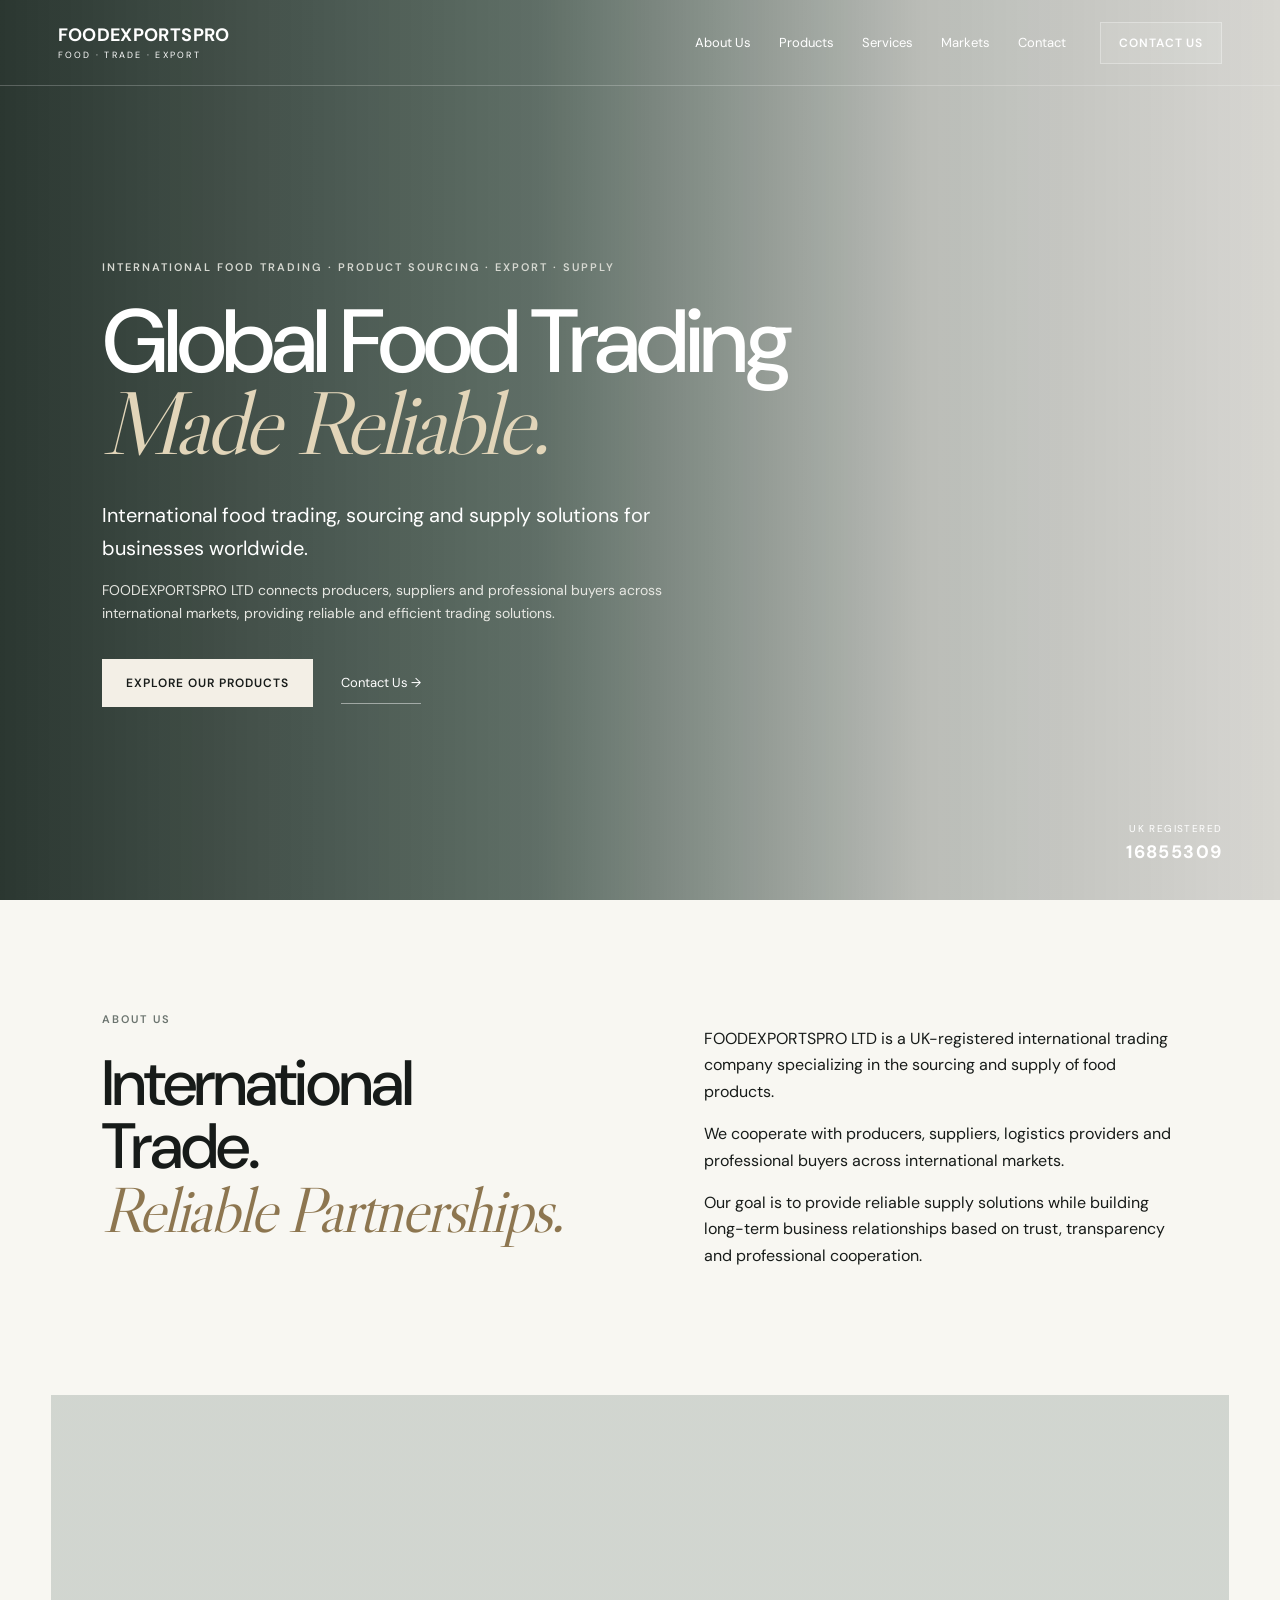
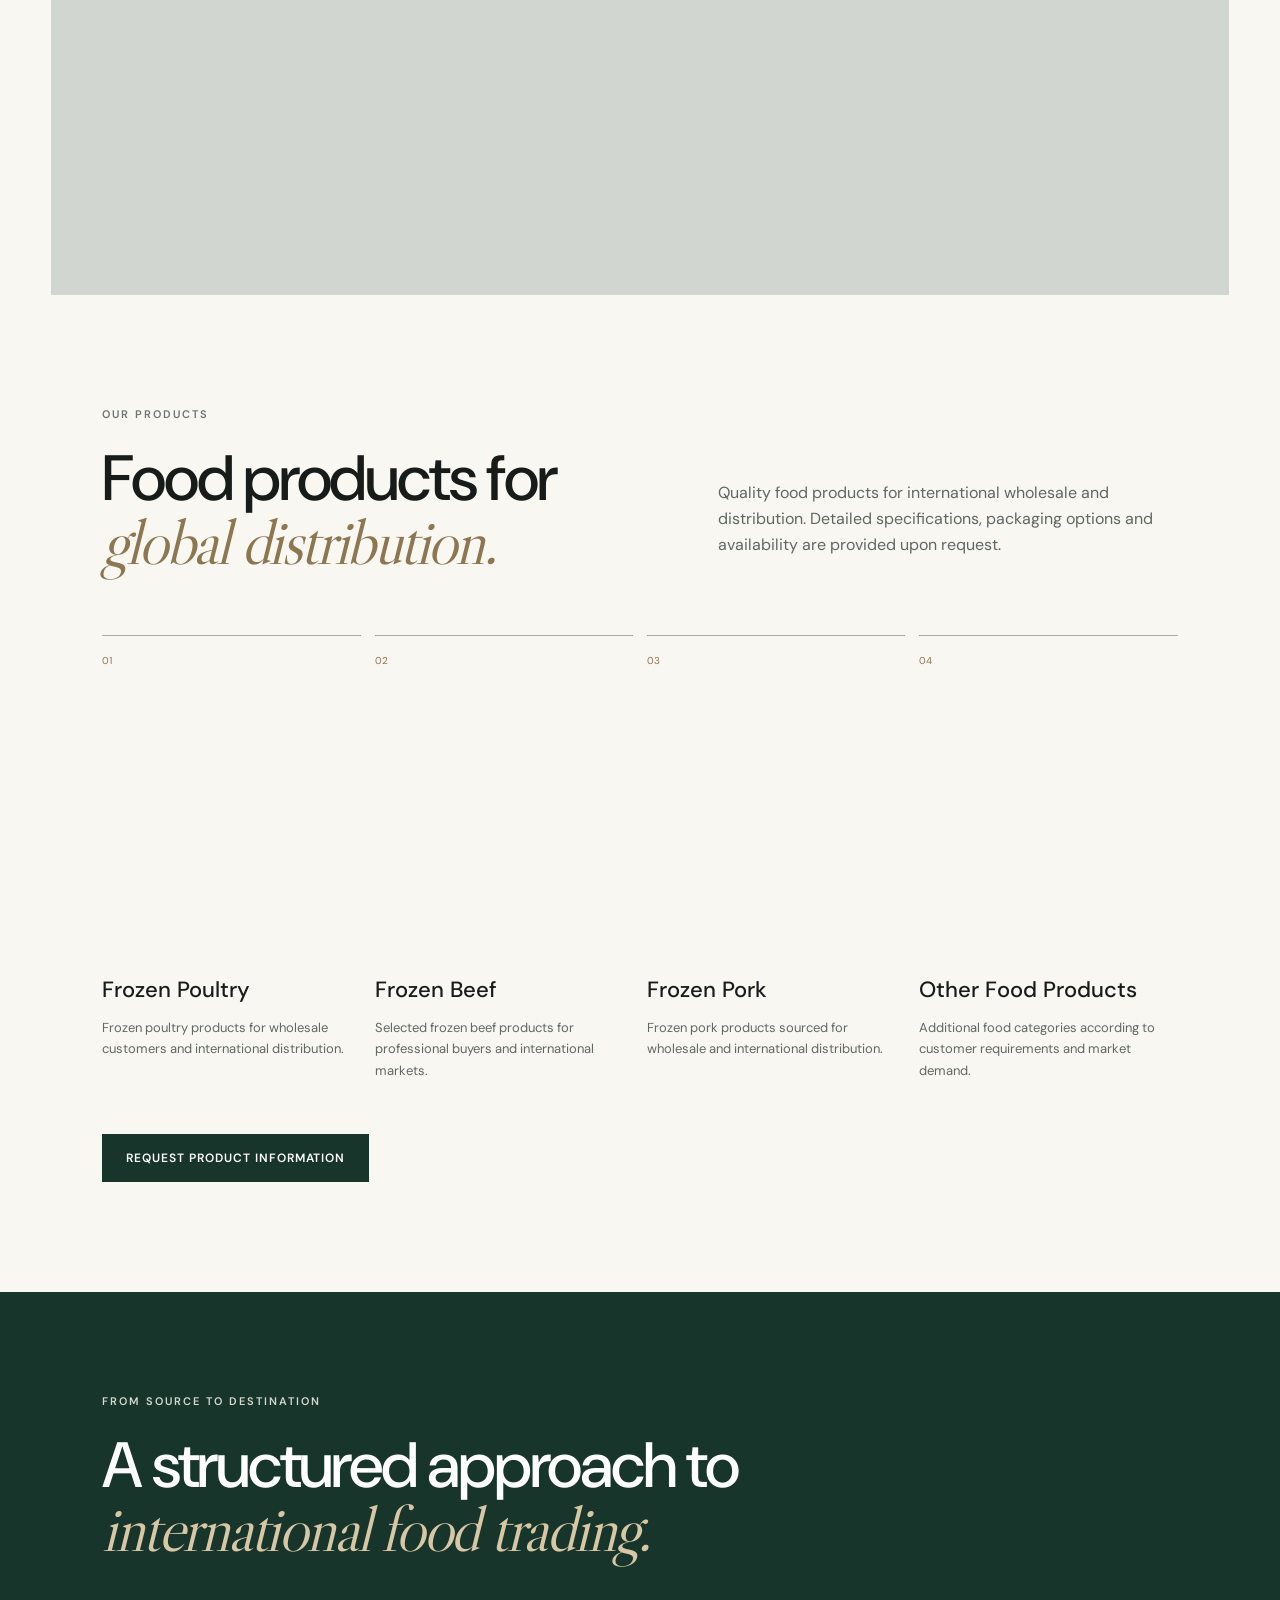
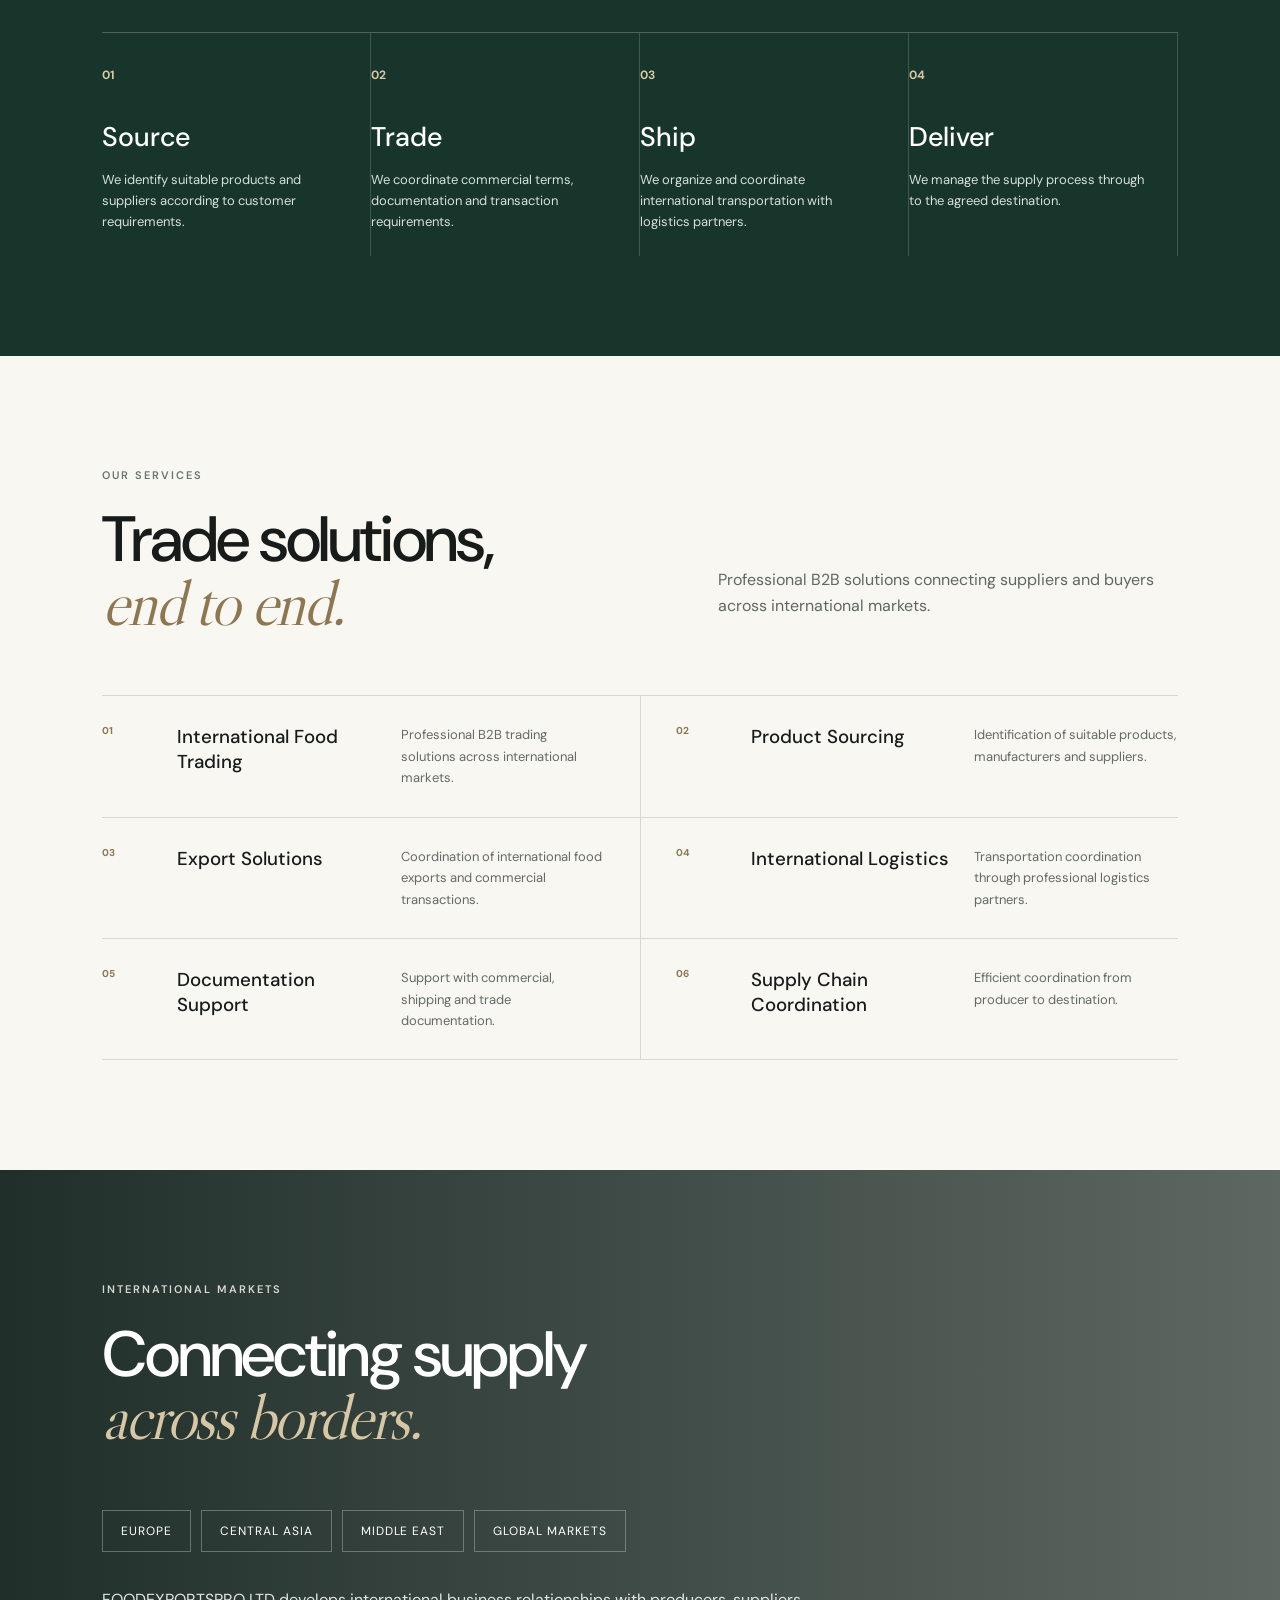
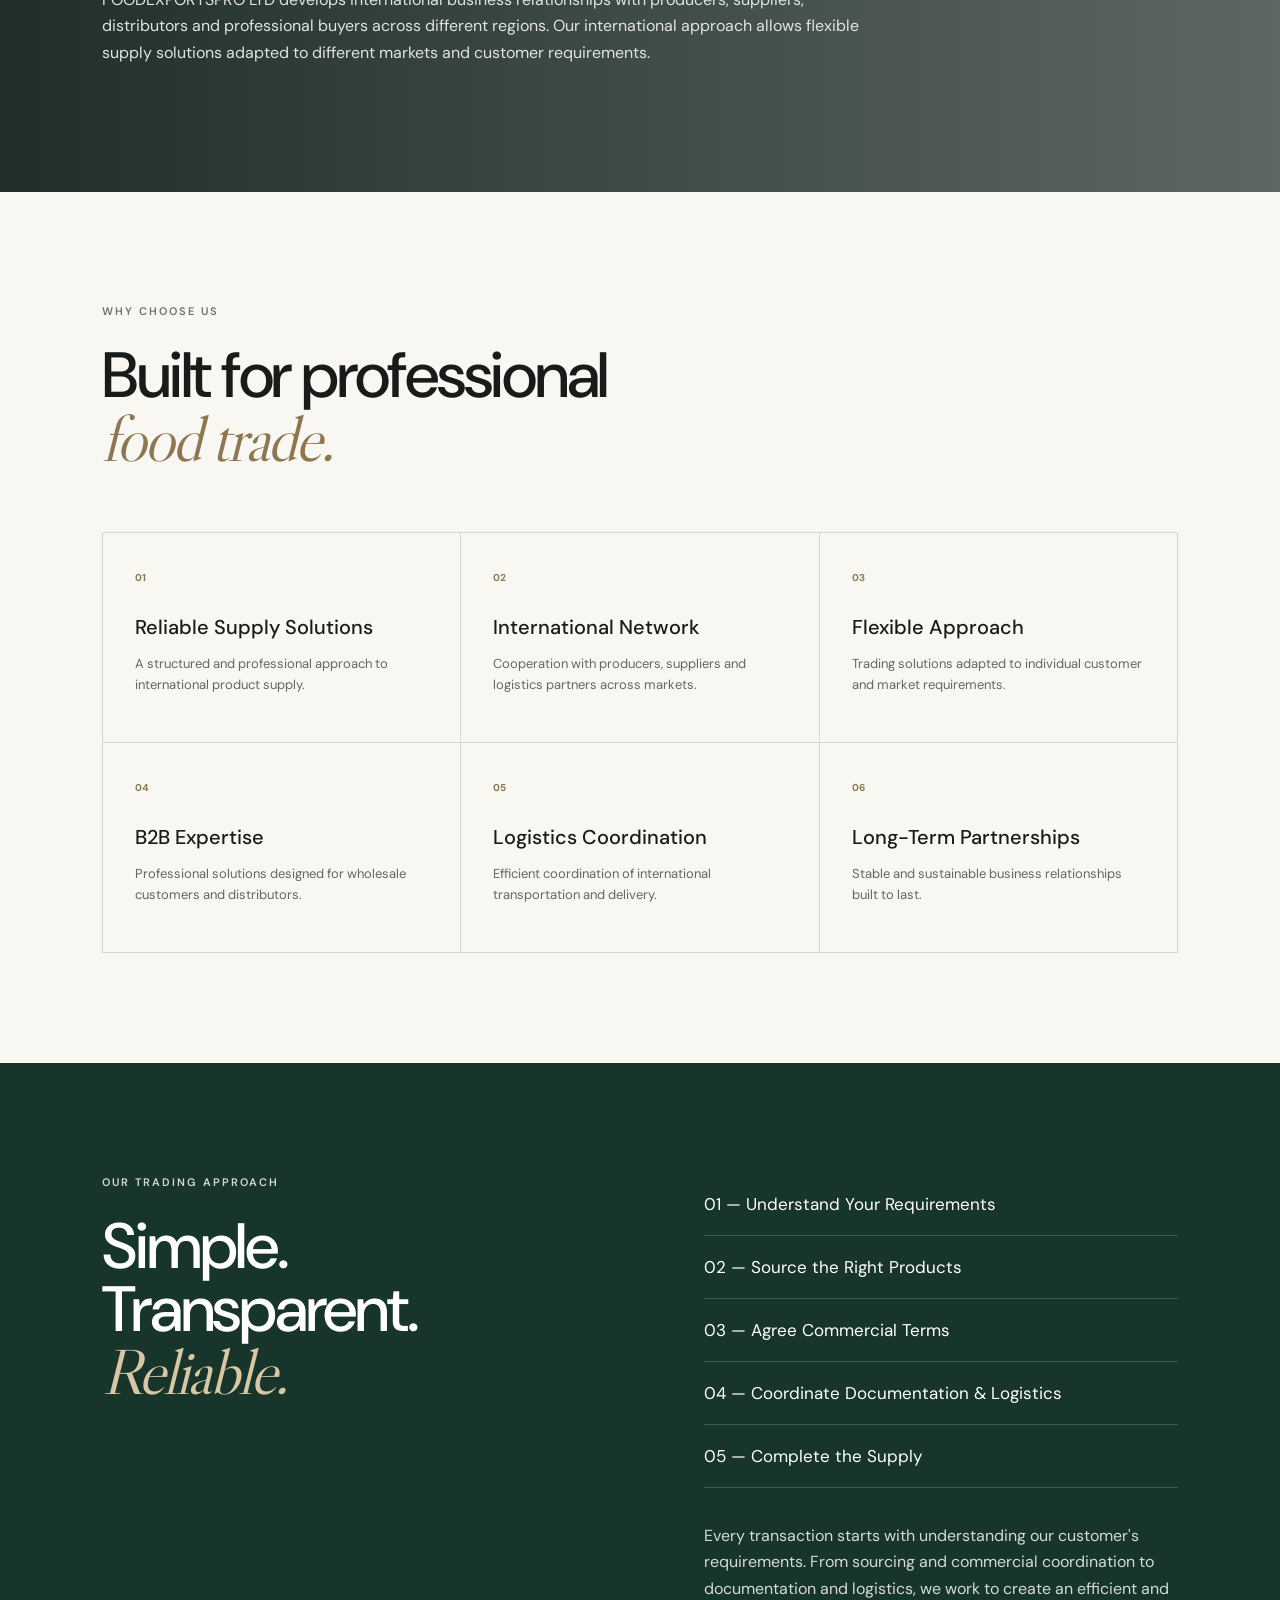
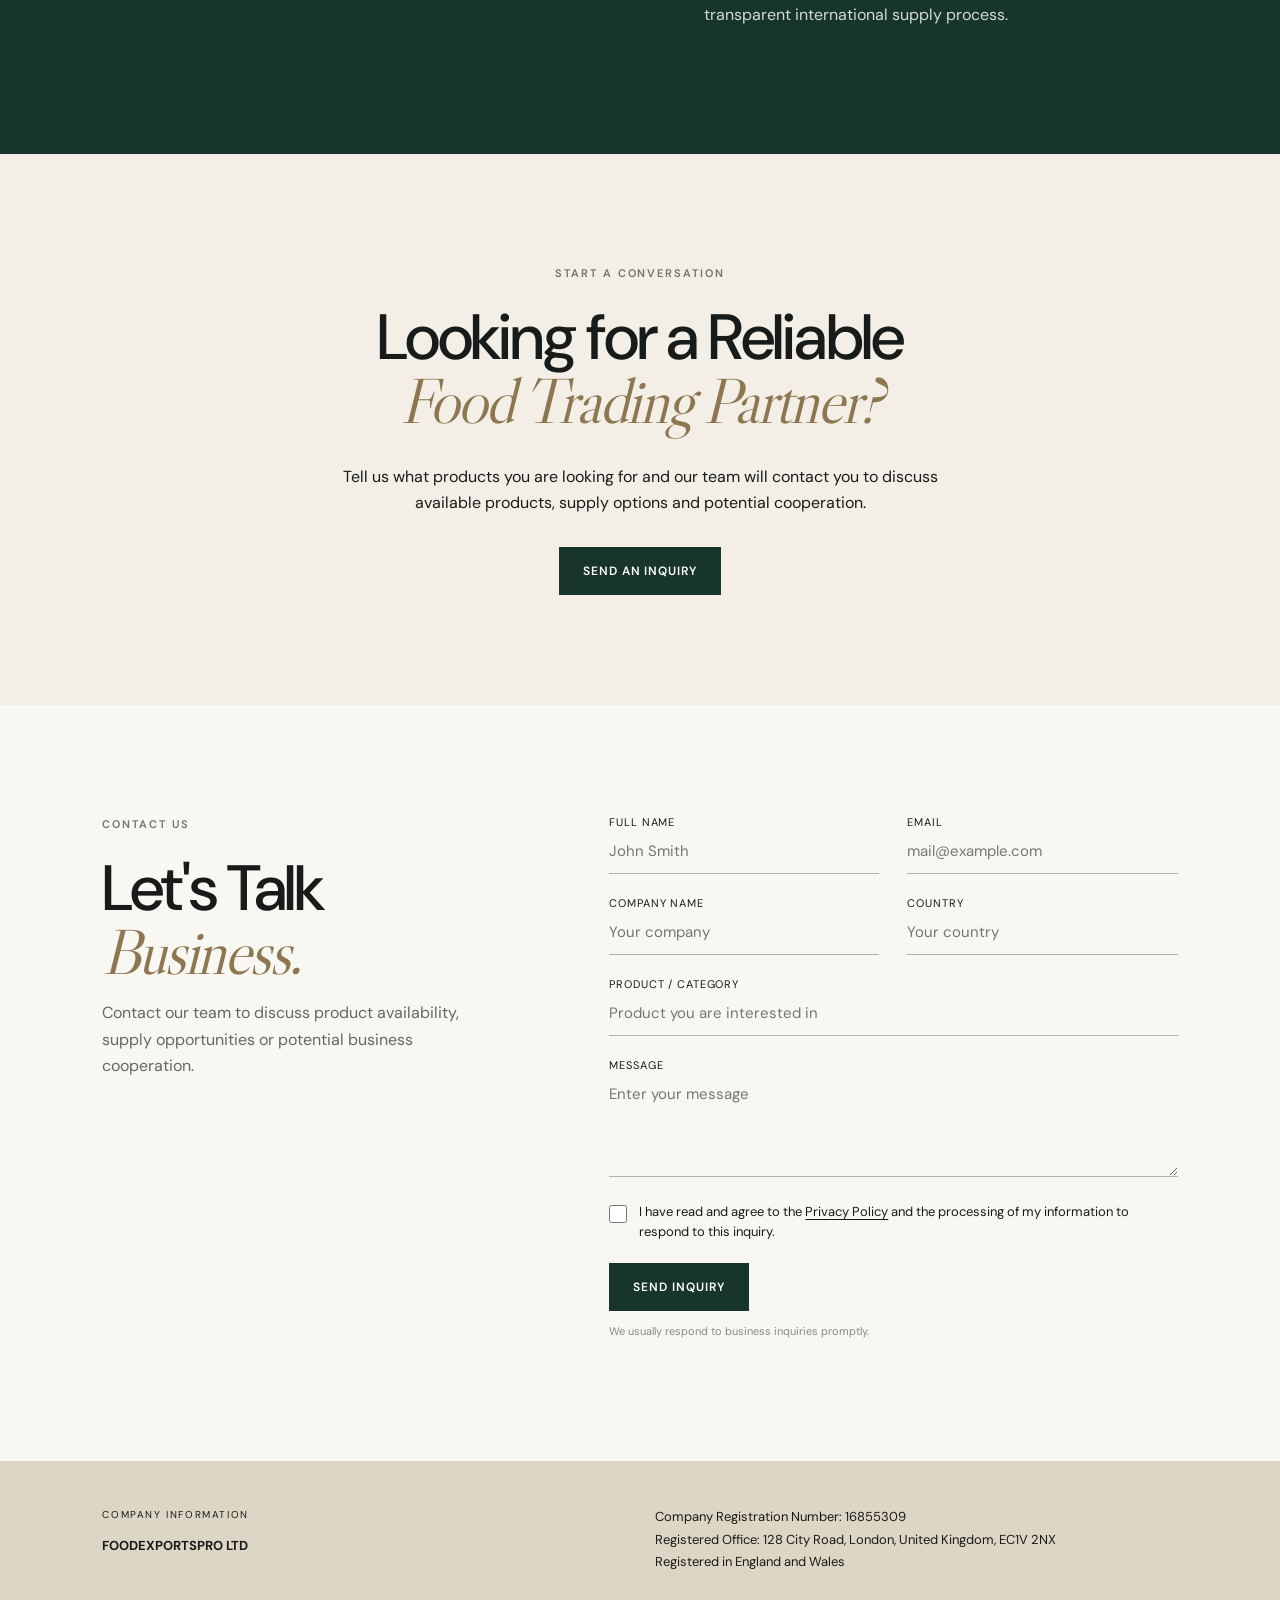
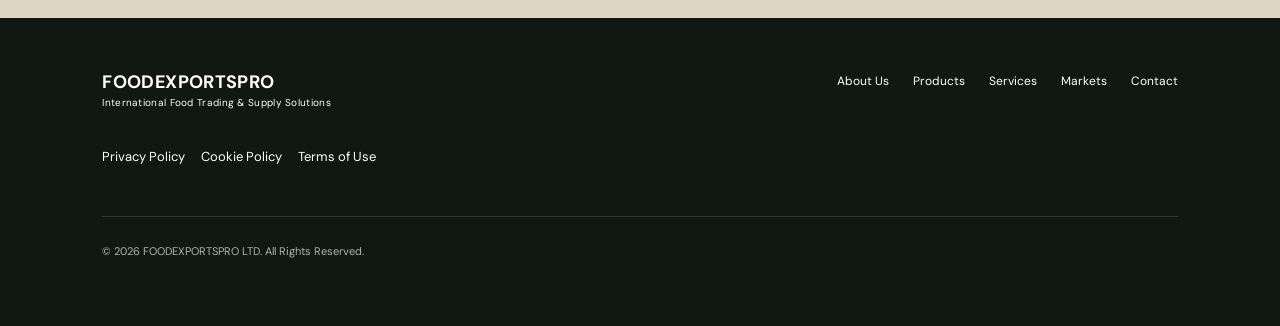
<file: index.html>
<!doctype html>
<html lang="en">
<head>
  <meta charset="utf-8">
  <meta name="viewport" content="width=device-width,initial-scale=1">
  <title>FOODEXPORTSPRO LTD | International Food Trading & Supply</title>
  <meta name="description" content="FOODEXPORTSPRO LTD provides international food trading, sourcing and supply solutions for professional buyers and businesses across global markets.">
  <meta name="theme-color" content="#18352c">
  <meta property="og:title" content="FOODEXPORTSPRO LTD | International Food Trading & Supply">
  <meta property="og:description" content="International food trading, sourcing and supply solutions for businesses worldwide.">
  <meta property="og:type" content="website">
  <link rel="preconnect" href="https://images.pexels.com">
  <link rel="stylesheet" href="styles.css">
  <script type="application/ld+json">{"@context":"https://schema.org","@type":"Organization","name":"FOODEXPORTSPRO LTD","address":{"@type":"PostalAddress","streetAddress":"128 City Road","addressLocality":"London","postalCode":"EC1V 2NX","addressCountry":"GB"}}</script>
</head>
<body>
<header class="header">
  <a class="brand" href="#top"><strong>FOODEXPORTSPRO</strong><span>FOOD · TRADE · EXPORT</span></a>
  <button class="menu-btn" aria-label="Open menu">Menu</button>
  <nav><a href="#about">About Us</a><a href="#products">Products</a><a href="#services">Services</a><a href="#markets">Markets</a><a href="#contact">Contact</a></nav>
  <a class="btn btn-small" href="#contact">Contact Us</a>
</header>
<main id="top">
<section class="hero"><div class="hero-bg"></div><div class="hero-shade"></div><div class="hero-content reveal"><p class="eyebrow light">INTERNATIONAL FOOD TRADING · PRODUCT SOURCING · EXPORT · SUPPLY</p><h1>Global Food Trading<br><em>Made Reliable.</em></h1><p class="lead">International food trading, sourcing and supply solutions for businesses worldwide.</p><p class="hero-copy">FOODEXPORTSPRO LTD connects producers, suppliers and professional buyers across international markets, providing reliable and efficient trading solutions.</p><div class="actions"><a class="btn btn-light" href="#products">Explore Our Products</a><a class="text-link" href="#contact">Contact Us →</a></div></div><div class="hero-stat"><span>UK REGISTERED</span><b>16855309</b></div></section>
<section class="section split" id="about"><div class="reveal"><p class="eyebrow">ABOUT US</p><h2>International Trade.<br><em>Reliable Partnerships.</em></h2></div><div class="copy reveal"><p>FOODEXPORTSPRO LTD is a UK-registered international trading company specializing in the sourcing and supply of food products.</p><p>We cooperate with producers, suppliers, logistics providers and professional buyers across international markets.</p><p>Our goal is to provide reliable supply solutions while building long-term business relationships based on trust, transparency and professional cooperation.</p></div></section>
<section class="image-band" aria-label="Cold-chain food distribution"></section>
<section class="section" id="products"><div class="section-head"><div><p class="eyebrow">OUR PRODUCTS</p><h2>Food products for<br><em>global distribution.</em></h2></div><p>Quality food products for international wholesale and distribution. Detailed specifications, packaging options and availability are provided upon request.</p></div><div class="product-grid"><article><span>01</span><div class="product-img poultry"></div><h3>Frozen Poultry</h3><p>Frozen poultry products for wholesale customers and international distribution.</p></article><article><span>02</span><div class="product-img beef"></div><h3>Frozen Beef</h3><p>Selected frozen beef products for professional buyers and international markets.</p></article><article><span>03</span><div class="product-img pork"></div><h3>Frozen Pork</h3><p>Frozen pork products sourced for wholesale and international distribution.</p></article><article><span>04</span><div class="product-img other"></div><h3>Other Food Products</h3><p>Additional food categories according to customer requirements and market demand.</p></article></div><a class="btn" href="#contact">Request Product Information</a></section>
<section class="process"><div class="section process-inner"><p class="eyebrow light">FROM SOURCE TO DESTINATION</p><h2>A structured approach to<br><em>international food trading.</em></h2><div class="steps"><div><b>01</b><h3>Source</h3><p>We identify suitable products and suppliers according to customer requirements.</p></div><div><b>02</b><h3>Trade</h3><p>We coordinate commercial terms, documentation and transaction requirements.</p></div><div><b>03</b><h3>Ship</h3><p>We organize and coordinate international transportation with logistics partners.</p></div><div><b>04</b><h3>Deliver</h3><p>We manage the supply process through to the agreed destination.</p></div></div></div></section>
<section class="section" id="services"><div class="section-head"><div><p class="eyebrow">OUR SERVICES</p><h2>Trade solutions,<br><em>end to end.</em></h2></div><p>Professional B2B solutions connecting suppliers and buyers across international markets.</p></div><div class="service-list"><div><b>01</b><h3>International Food Trading</h3><p>Professional B2B trading solutions across international markets.</p></div><div><b>02</b><h3>Product Sourcing</h3><p>Identification of suitable products, manufacturers and suppliers.</p></div><div><b>03</b><h3>Export Solutions</h3><p>Coordination of international food exports and commercial transactions.</p></div><div><b>04</b><h3>International Logistics</h3><p>Transportation coordination through professional logistics partners.</p></div><div><b>05</b><h3>Documentation Support</h3><p>Support with commercial, shipping and trade documentation.</p></div><div><b>06</b><h3>Supply Chain Coordination</h3><p>Efficient coordination from producer to destination.</p></div></div></section>
<section class="markets" id="markets"><div class="section"><p class="eyebrow light">INTERNATIONAL MARKETS</p><h2>Connecting supply<br><em>across borders.</em></h2><div class="regions"><span>Europe</span><span>Central Asia</span><span>Middle East</span><span>Global Markets</span></div><p class="market-copy">FOODEXPORTSPRO LTD develops international business relationships with producers, suppliers, distributors and professional buyers across different regions. Our international approach allows flexible supply solutions adapted to different markets and customer requirements.</p></div></section>
<section class="section why"><p class="eyebrow">WHY CHOOSE US</p><h2>Built for professional<br><em>food trade.</em></h2><div class="why-grid"><div><b>01</b><h3>Reliable Supply Solutions</h3><p>A structured and professional approach to international product supply.</p></div><div><b>02</b><h3>International Network</h3><p>Cooperation with producers, suppliers and logistics partners across markets.</p></div><div><b>03</b><h3>Flexible Approach</h3><p>Trading solutions adapted to individual customer and market requirements.</p></div><div><b>04</b><h3>B2B Expertise</h3><p>Professional solutions designed for wholesale customers and distributors.</p></div><div><b>05</b><h3>Logistics Coordination</h3><p>Efficient coordination of international transportation and delivery.</p></div><div><b>06</b><h3>Long-Term Partnerships</h3><p>Stable and sustainable business relationships built to last.</p></div></div></section>
<section class="approach"><div class="section split"><div><p class="eyebrow light">OUR TRADING APPROACH</p><h2>Simple.<br>Transparent.<br><em>Reliable.</em></h2></div><div class="approach-list"><div>01 — Understand Your Requirements</div><div>02 — Source the Right Products</div><div>03 — Agree Commercial Terms</div><div>04 — Coordinate Documentation & Logistics</div><div>05 — Complete the Supply</div><p>Every transaction starts with understanding our customer's requirements. From sourcing and commercial coordination to documentation and logistics, we work to create an efficient and transparent international supply process.</p></div></div></section>
<section class="cta section"><p class="eyebrow">START A CONVERSATION</p><h2>Looking for a Reliable<br><em>Food Trading Partner?</em></h2><p>Tell us what products you are looking for and our team will contact you to discuss available products, supply options and potential cooperation.</p><a class="btn" href="#contact">Send an Inquiry</a></section>
<section class="contact section" id="contact"><div><p class="eyebrow">CONTACT US</p><h2>Let's Talk<br><em>Business.</em></h2><p>Contact our team to discuss product availability, supply opportunities or potential business cooperation.</p></div><form id="inquiry-form" name="inquiry" method="POST" data-netlify="true" netlify-honeypot="bot-field" action="/?submitted=true#contact"><input type="hidden" name="form-name" value="inquiry"><p hidden><label>Do not fill this out: <input name="bot-field"></label></p><div class="form-grid"><label>Full Name<input required name="name" placeholder="John Smith"></label><label>Email<input required type="email" name="email" placeholder="mail@example.com"></label><label>Company Name<input name="company" placeholder="Your company"></label><label>Country<input name="country" placeholder="Your country"></label></div><label>Product / Category<input name="product" placeholder="Product you are interested in"></label><label>Message<textarea required name="message" rows="4" placeholder="Enter your message"></textarea></label><label class="privacy-consent"><input type="checkbox" name="privacy-consent" value="accepted" required><span>I have read and agree to the <a href="/privacy-policy.html" target="_blank" rel="noopener">Privacy Policy</a> and the processing of my information to respond to this inquiry.</span></label><input type="hidden" name="privacy-policy-version" value="2026-10-29"><button class="btn" type="submit">Send Inquiry</button><p class="form-note" id="form-status">We usually respond to business inquiries promptly.</p></form></section>
<section class="company"><div><span>COMPANY INFORMATION</span><strong>FOODEXPORTSPRO LTD</strong></div><div>Company Registration Number: 16855309<br>Registered Office: 128 City Road, London, United Kingdom, EC1V 2NX<br>Registered in England and Wales</div></section></main>
<footer><div class="brand footer-brand"><strong>FOODEXPORTSPRO</strong><span>International Food Trading & Supply Solutions</span></div><nav><a href="#about">About Us</a><a href="#products">Products</a><a href="#services">Services</a><a href="#markets">Markets</a><a href="#contact">Contact</a></nav><nav class="legal-links" aria-label="Legal"><a href="/privacy-policy.html">Privacy Policy</a><a href="/cookie-policy.html">Cookie Policy</a><a href="/terms-of-use.html">Terms of Use</a></nav><p>© 2026 FOODEXPORTSPRO LTD. All Rights Reserved.</p></footer>
<script src="script.js"></script>
<!-- redeploy trigger: Forms enabled -->
</body></html>
</file>
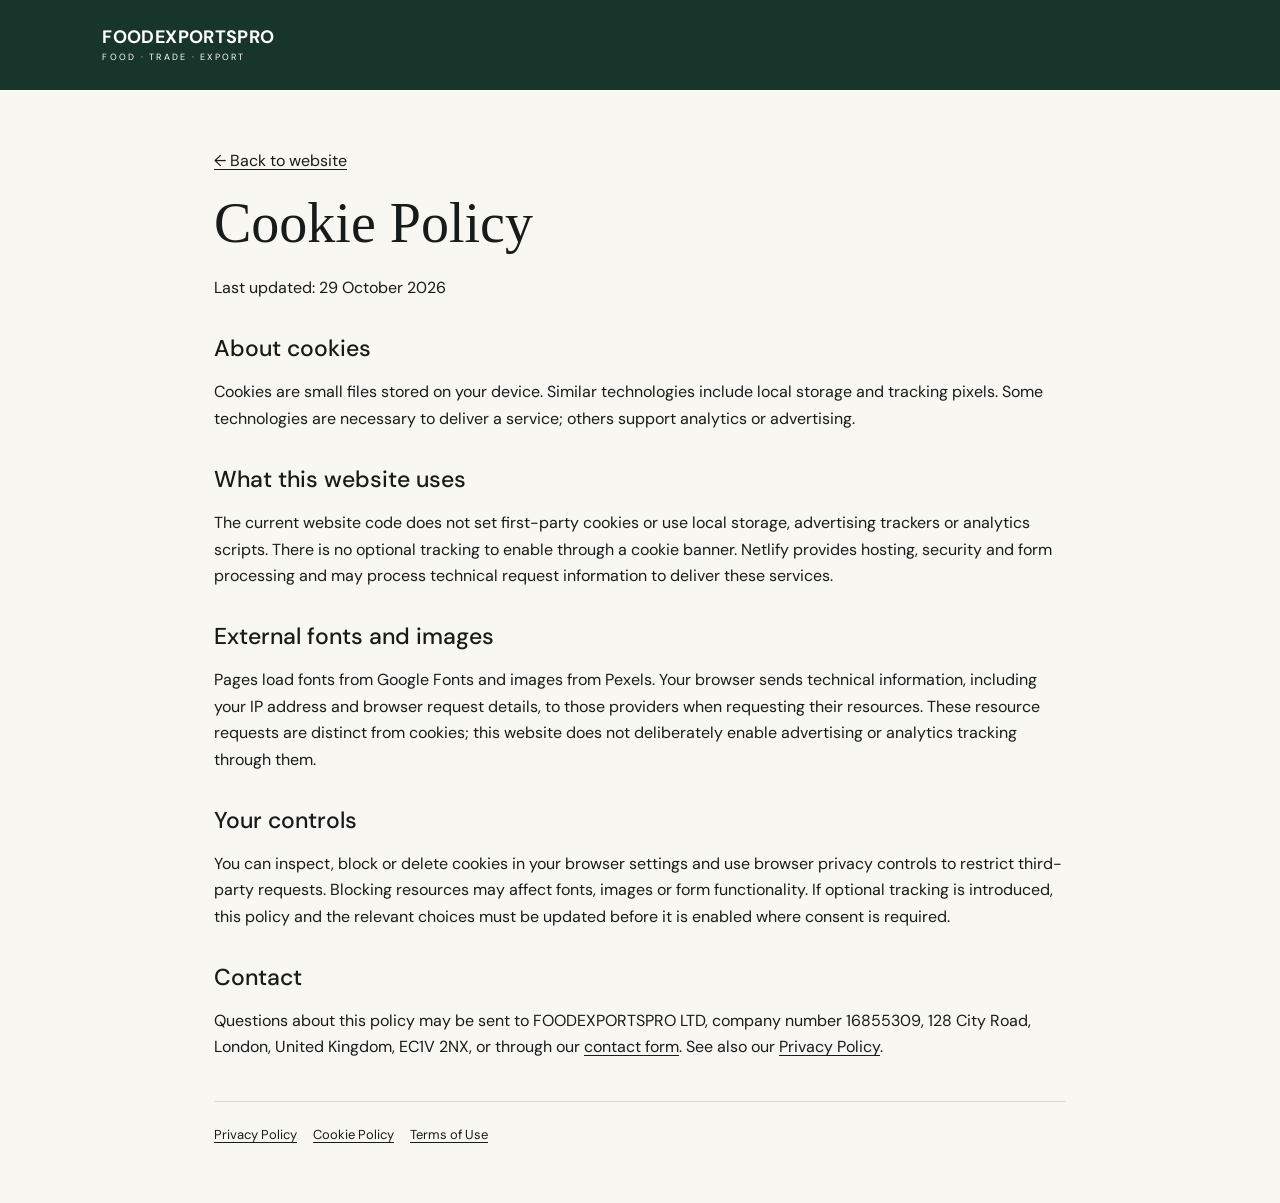
<file: cookie-policy.html>
<!doctype html><html lang="en"><head><meta charset="utf-8"><meta name="viewport" content="width=device-width,initial-scale=1"><title>Cookie Policy | FOODEXPORTSPRO LTD</title><meta name="description" content="Cookie Policy for foodexports.pro, operated by FOODEXPORTSPRO LTD."><link rel="stylesheet" href="/styles.css"></head><body><header class="legal-header"><a class="brand" href="/"><strong>FOODEXPORTSPRO</strong><span>FOOD · TRADE · EXPORT</span></a></header><main class="legal-copy"><a href="/">← Back to website</a><h1>Cookie Policy</h1><p>Last updated: 29 October 2026</p><section><h2>About cookies</h2><p>Cookies are small files stored on your device. Similar technologies include local storage and tracking pixels. Some technologies are necessary to deliver a service; others support analytics or advertising.</p></section><section><h2>What this website uses</h2><p>The current website code does not set first-party cookies or use local storage, advertising trackers or analytics scripts. There is no optional tracking to enable through a cookie banner. Netlify provides hosting, security and form processing and may process technical request information to deliver these services.</p></section><section><h2>External fonts and images</h2><p>Pages load fonts from Google Fonts and images from Pexels. Your browser sends technical information, including your IP address and browser request details, to those providers when requesting their resources. These resource requests are distinct from cookies; this website does not deliberately enable advertising or analytics tracking through them.</p></section><section><h2>Your controls</h2><p>You can inspect, block or delete cookies in your browser settings and use browser privacy controls to restrict third-party requests. Blocking resources may affect fonts, images or form functionality. If optional tracking is introduced, this policy and the relevant choices must be updated before it is enabled where consent is required.</p></section><section><h2>Contact</h2><p>Questions about this policy may be sent to FOODEXPORTSPRO LTD, company number 16855309, 128 City Road, London, United Kingdom, EC1V 2NX, or through our <a href="/#contact">contact form</a>. See also our <a href="/privacy-policy.html">Privacy Policy</a>.</p></section><nav class="legal-links" aria-label="Legal"><a href="/privacy-policy.html">Privacy Policy</a><a href="/cookie-policy.html">Cookie Policy</a><a href="/terms-of-use.html">Terms of Use</a></nav></main></body></html>
</file>
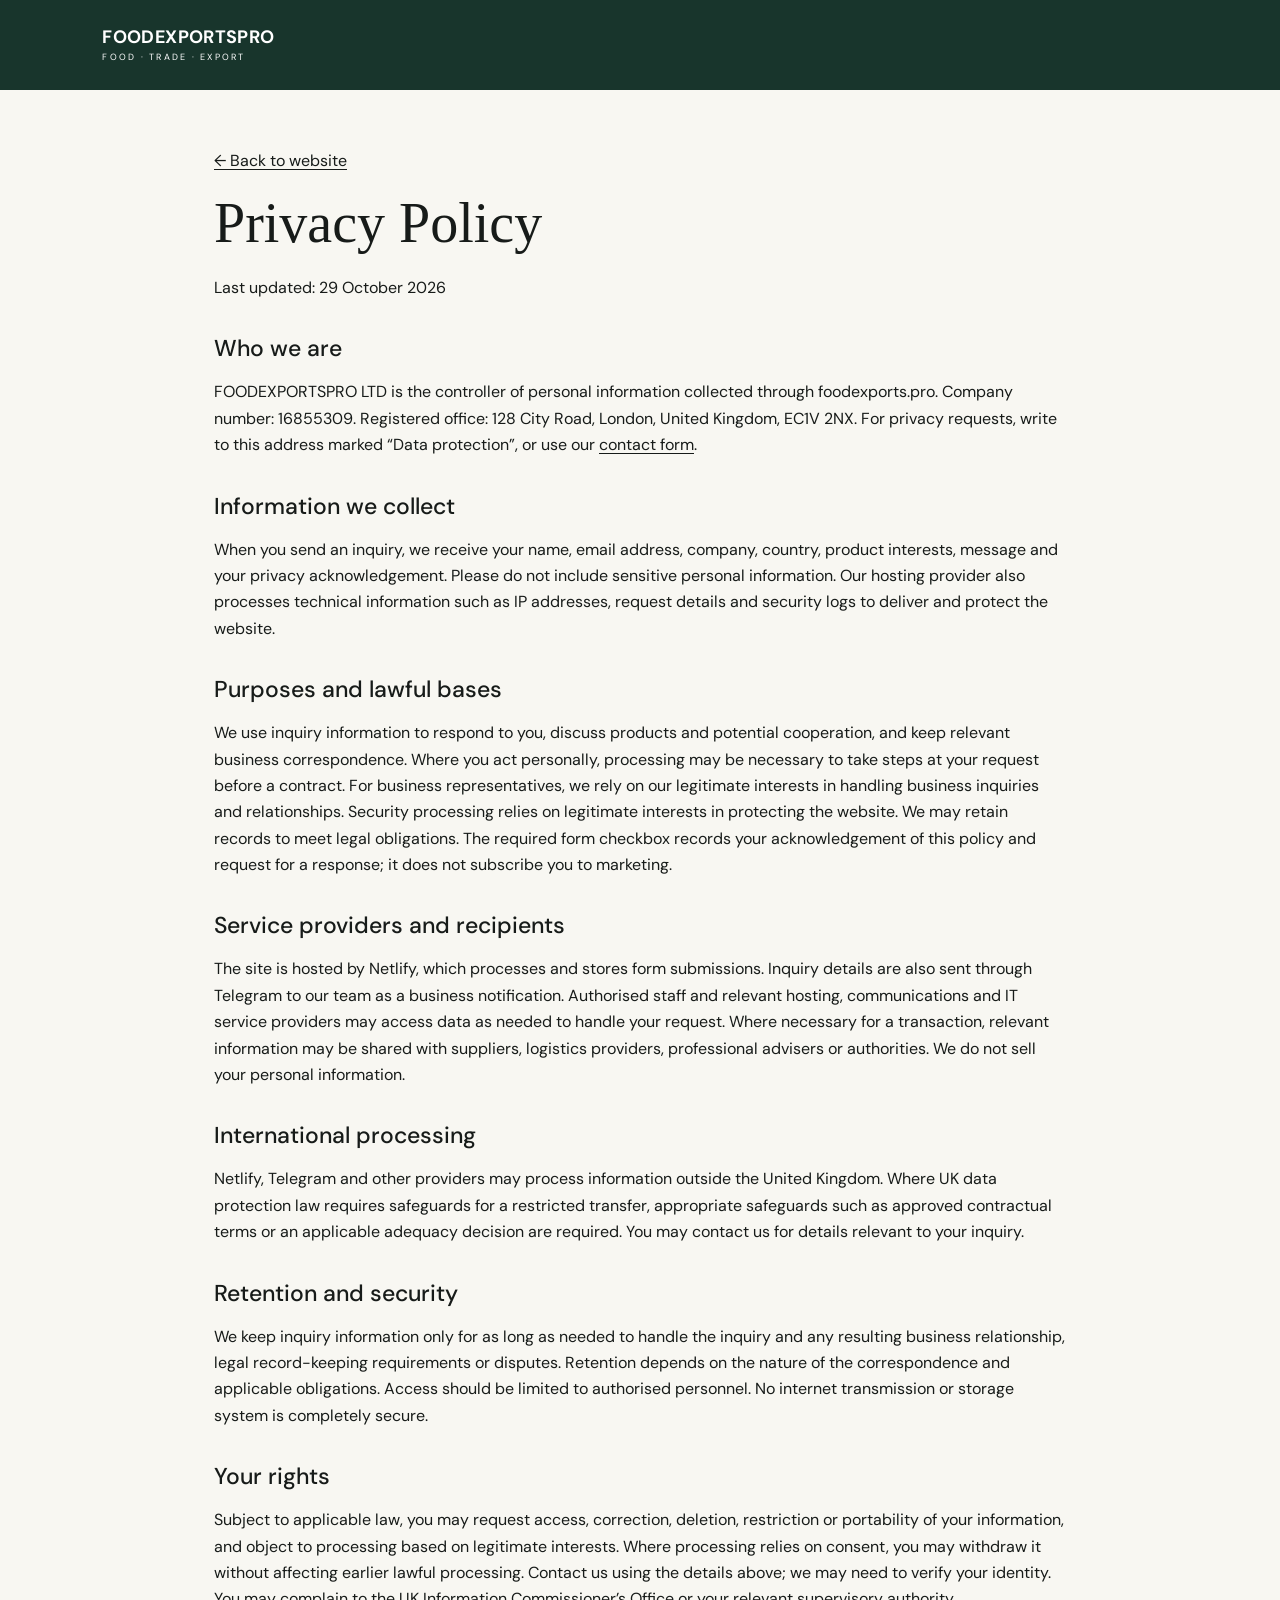
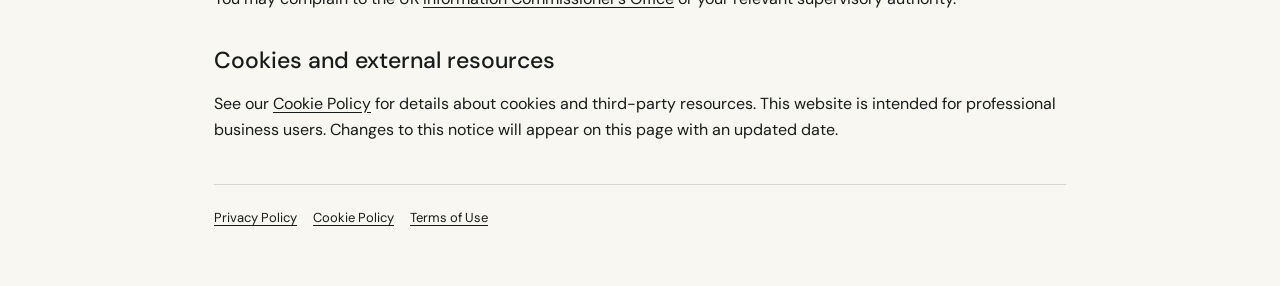
<file: privacy-policy.html>
<!doctype html><html lang="en"><head><meta charset="utf-8"><meta name="viewport" content="width=device-width,initial-scale=1"><title>Privacy Policy | FOODEXPORTSPRO LTD</title><meta name="description" content="Privacy Policy for foodexports.pro, operated by FOODEXPORTSPRO LTD."><link rel="stylesheet" href="/styles.css"></head><body><header class="legal-header"><a class="brand" href="/"><strong>FOODEXPORTSPRO</strong><span>FOOD · TRADE · EXPORT</span></a></header><main class="legal-copy"><a href="/">← Back to website</a><h1>Privacy Policy</h1><p>Last updated: 29 October 2026</p><section><h2>Who we are</h2><p>FOODEXPORTSPRO LTD is the controller of personal information collected through foodexports.pro. Company number: 16855309. Registered office: 128 City Road, London, United Kingdom, EC1V 2NX. For privacy requests, write to this address marked “Data protection”, or use our <a href="/#contact">contact form</a>.</p></section><section><h2>Information we collect</h2><p>When you send an inquiry, we receive your name, email address, company, country, product interests, message and your privacy acknowledgement. Please do not include sensitive personal information. Our hosting provider also processes technical information such as IP addresses, request details and security logs to deliver and protect the website.</p></section><section><h2>Purposes and lawful bases</h2><p>We use inquiry information to respond to you, discuss products and potential cooperation, and keep relevant business correspondence. Where you act personally, processing may be necessary to take steps at your request before a contract. For business representatives, we rely on our legitimate interests in handling business inquiries and relationships. Security processing relies on legitimate interests in protecting the website. We may retain records to meet legal obligations. The required form checkbox records your acknowledgement of this policy and request for a response; it does not subscribe you to marketing.</p></section><section><h2>Service providers and recipients</h2><p>The site is hosted by Netlify, which processes and stores form submissions. Inquiry details are also sent through Telegram to our team as a business notification. Authorised staff and relevant hosting, communications and IT service providers may access data as needed to handle your request. Where necessary for a transaction, relevant information may be shared with suppliers, logistics providers, professional advisers or authorities. We do not sell your personal information.</p></section><section><h2>International processing</h2><p>Netlify, Telegram and other providers may process information outside the United Kingdom. Where UK data protection law requires safeguards for a restricted transfer, appropriate safeguards such as approved contractual terms or an applicable adequacy decision are required. You may contact us for details relevant to your inquiry.</p></section><section><h2>Retention and security</h2><p>We keep inquiry information only for as long as needed to handle the inquiry and any resulting business relationship, legal record-keeping requirements or disputes. Retention depends on the nature of the correspondence and applicable obligations. Access should be limited to authorised personnel. No internet transmission or storage system is completely secure.</p></section><section><h2>Your rights</h2><p>Subject to applicable law, you may request access, correction, deletion, restriction or portability of your information, and object to processing based on legitimate interests. Where processing relies on consent, you may withdraw it without affecting earlier lawful processing. Contact us using the details above; we may need to verify your identity. You may complain to the UK <a href="https://ico.org.uk/make-a-complaint/">Information Commissioner’s Office</a> or your relevant supervisory authority.</p></section><section><h2>Cookies and external resources</h2><p>See our <a href="/cookie-policy.html">Cookie Policy</a> for details about cookies and third-party resources. This website is intended for professional business users. Changes to this notice will appear on this page with an updated date.</p></section><nav class="legal-links" aria-label="Legal"><a href="/privacy-policy.html">Privacy Policy</a><a href="/cookie-policy.html">Cookie Policy</a><a href="/terms-of-use.html">Terms of Use</a></nav></main></body></html>
</file>
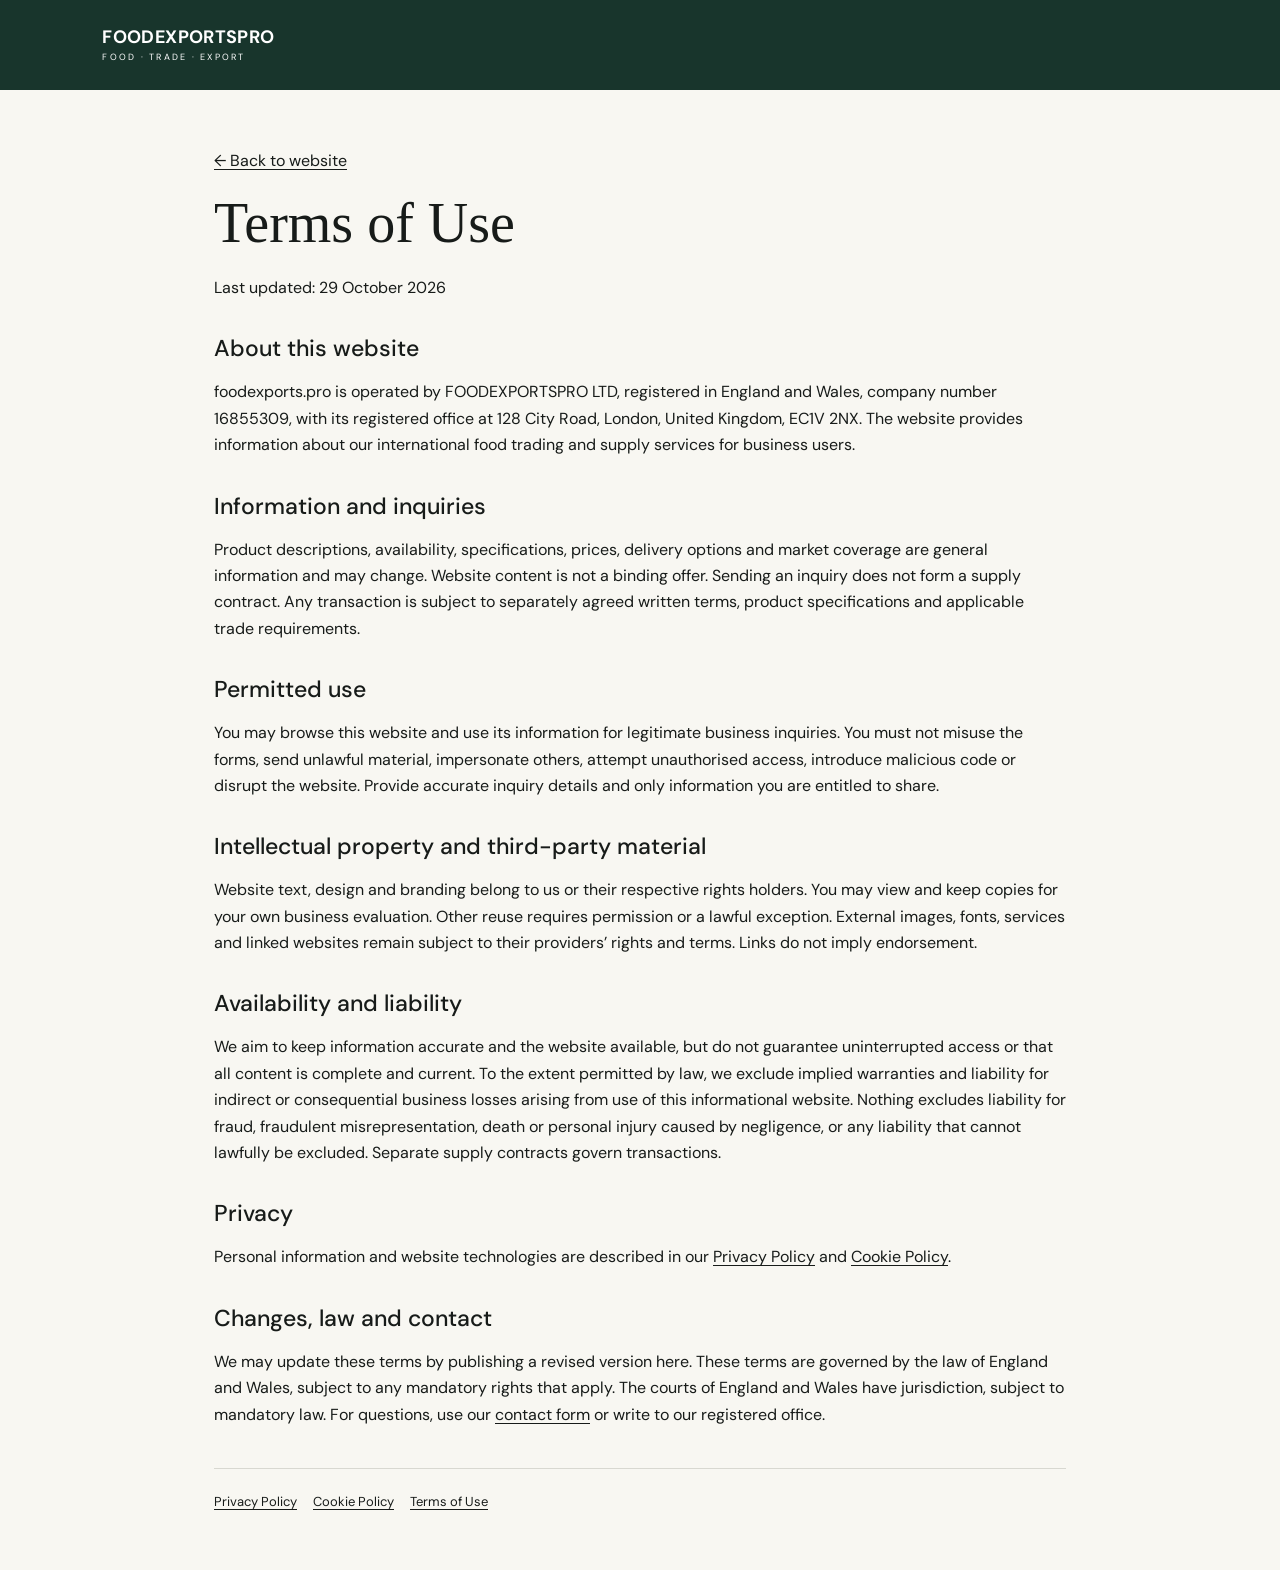
<file: terms-of-use.html>
<!doctype html><html lang="en"><head><meta charset="utf-8"><meta name="viewport" content="width=device-width,initial-scale=1"><title>Terms of Use | FOODEXPORTSPRO LTD</title><meta name="description" content="Terms of Use for foodexports.pro, operated by FOODEXPORTSPRO LTD."><link rel="stylesheet" href="/styles.css"></head><body><header class="legal-header"><a class="brand" href="/"><strong>FOODEXPORTSPRO</strong><span>FOOD · TRADE · EXPORT</span></a></header><main class="legal-copy"><a href="/">← Back to website</a><h1>Terms of Use</h1><p>Last updated: 29 October 2026</p><section><h2>About this website</h2><p>foodexports.pro is operated by FOODEXPORTSPRO LTD, registered in England and Wales, company number 16855309, with its registered office at 128 City Road, London, United Kingdom, EC1V 2NX. The website provides information about our international food trading and supply services for business users.</p></section><section><h2>Information and inquiries</h2><p>Product descriptions, availability, specifications, prices, delivery options and market coverage are general information and may change. Website content is not a binding offer. Sending an inquiry does not form a supply contract. Any transaction is subject to separately agreed written terms, product specifications and applicable trade requirements.</p></section><section><h2>Permitted use</h2><p>You may browse this website and use its information for legitimate business inquiries. You must not misuse the forms, send unlawful material, impersonate others, attempt unauthorised access, introduce malicious code or disrupt the website. Provide accurate inquiry details and only information you are entitled to share.</p></section><section><h2>Intellectual property and third-party material</h2><p>Website text, design and branding belong to us or their respective rights holders. You may view and keep copies for your own business evaluation. Other reuse requires permission or a lawful exception. External images, fonts, services and linked websites remain subject to their providers’ rights and terms. Links do not imply endorsement.</p></section><section><h2>Availability and liability</h2><p>We aim to keep information accurate and the website available, but do not guarantee uninterrupted access or that all content is complete and current. To the extent permitted by law, we exclude implied warranties and liability for indirect or consequential business losses arising from use of this informational website. Nothing excludes liability for fraud, fraudulent misrepresentation, death or personal injury caused by negligence, or any liability that cannot lawfully be excluded. Separate supply contracts govern transactions.</p></section><section><h2>Privacy</h2><p>Personal information and website technologies are described in our <a href="/privacy-policy.html">Privacy Policy</a> and <a href="/cookie-policy.html">Cookie Policy</a>.</p></section><section><h2>Changes, law and contact</h2><p>We may update these terms by publishing a revised version here. These terms are governed by the law of England and Wales, subject to any mandatory rights that apply. The courts of England and Wales have jurisdiction, subject to mandatory law. For questions, use our <a href="/#contact">contact form</a> or write to our registered office.</p></section><nav class="legal-links" aria-label="Legal"><a href="/privacy-policy.html">Privacy Policy</a><a href="/cookie-policy.html">Cookie Policy</a><a href="/terms-of-use.html">Terms of Use</a></nav></main></body></html>
</file>
<file: styles.css>
@import url('https://fonts.googleapis.com/css2?family=DM+Sans:wght@400;500;600&family=Libre+Caslon+Display&display=swap');
:root{--ink:#171b19;--green:#18352c;--cream:#f3efe6;--sand:#d7c7a5;--white:#fff;--line:#d8d8d1}
*{box-sizing:border-box}html{scroll-behavior:smooth}body{margin:0;font-family:"DM Sans",Arial,sans-serif;color:var(--ink);background:#f8f7f2}a{color:inherit;text-decoration:none}p{line-height:1.65}h1,h2,h3{margin:0;font-weight:500}em{font-family:"Libre Caslon Display",Georgia,serif;font-weight:400}.header{height:86px;padding:0 4.5vw;display:flex;align-items:center;gap:34px;position:absolute;z-index:10;width:100%;color:white;border-bottom:1px solid #ffffff38}.brand{display:flex;flex-direction:column;line-height:1}.brand strong{font-size:18px;letter-spacing:.02em}.brand span{font-size:9px;letter-spacing:.25em;margin-top:7px}.header nav{display:flex;gap:28px;margin-left:auto;font-size:13px}.menu-btn{display:none}.btn{display:inline-flex;align-items:center;justify-content:center;background:var(--green);color:white;padding:16px 24px;border:0;font:600 12px "DM Sans";letter-spacing:.08em;text-transform:uppercase;cursor:pointer}.btn-small{padding:12px 18px;background:#ffffff17;border:1px solid #ffffff50}.btn-light{background:var(--cream);color:var(--ink)}.hero{min-height:800px;height:100vh;position:relative;color:white;display:flex;align-items:center;overflow:hidden}.hero-bg{position:absolute;inset:0;background:url('https://images.pexels.com/photos/262353/pexels-photo-262353.jpeg?auto=compress&cs=tinysrgb&w=2000') center/cover;transform:scale(1.04);animation:herozoom 14s ease-out forwards}.hero-shade{position:absolute;inset:0;background:linear-gradient(90deg,#07150fd9 0%,#10281ea8 42%,#08140f42 72%,#0002 100%)}@keyframes herozoom{to{transform:scale(1)}}.hero-content{position:relative;z-index:2;width:min(780px,82vw);margin-left:8vw;margin-top:65px}.eyebrow{font-size:11px;font-weight:600;letter-spacing:.18em;color:#6b746f;margin:0 0 25px}.eyebrow.light{color:#d6d8d1}.hero h1{font-size:clamp(58px,7vw,108px);line-height:.91;letter-spacing:-.045em}.hero h1 em{color:#e2d5b9}.lead{font-size:20px;max-width:620px;margin:34px 0 14px}.hero-copy{font-size:14px;max-width:620px;color:#e6e7e2}.actions{display:flex;align-items:center;gap:28px;margin-top:34px}.text-link{font-size:13px;border-bottom:1px solid #ffffff77;padding:12px 0}.hero-stat{position:absolute;right:4.5vw;bottom:36px;display:flex;flex-direction:column;text-align:right;font-size:10px;letter-spacing:.14em}.hero-stat b{font-size:18px;margin-top:5px}.section{padding:110px 8vw}.split{display:grid;grid-template-columns:1fr 1fr;gap:10vw}.section h2,.process h2,.markets h2,.approach h2,.cta h2,.contact h2{font-size:clamp(44px,5vw,76px);line-height:.98;letter-spacing:-.035em}.section h2 em{color:#8d7650}.copy{font-size:16px;max-width:600px}.image-band{height:500px;margin:0 4vw;background:linear-gradient(#17352c2c,#17352c2c),url('https://images.pexels.com/photos/4481259/pexels-photo-4481259.jpeg?auto=compress&cs=tinysrgb&w=1800') center/cover}.section-head{display:flex;justify-content:space-between;gap:40px;align-items:flex-end;margin-bottom:60px}.section-head>p{max-width:460px;color:#5f6762}.product-grid{display:grid;grid-template-columns:repeat(4,1fr);gap:14px;margin-bottom:40px}.product-grid article{border-top:1px solid #aaa;padding-top:12px}.product-grid article>span,.service-list b,.why-grid b{font-size:10px;color:#8d7650}.product-img{height:270px;margin:14px 0 22px;background-size:cover;background-position:center;filter:saturate(.65)}.poultry{background-image:url('https://images.pexels.com/photos/616354/pexels-photo-616354.jpeg?auto=compress&cs=tinysrgb&w=800')}.beef{background-image:url('https://images.pexels.com/photos/618775/pexels-photo-618775.jpeg?auto=compress&cs=tinysrgb&w=800')}.pork{background-image:url('https://images.pexels.com/photos/65175/pexels-photo-65175.jpeg?auto=compress&cs=tinysrgb&w=800')}.other{background-image:url('https://images.pexels.com/photos/2252584/pexels-photo-2252584.jpeg?auto=compress&cs=tinysrgb&w=800')}.product-grid h3{font-size:22px}.product-grid p{font-size:13px;color:#626863}.process,.approach{background:var(--green);color:white}.process-inner{padding-top:100px;padding-bottom:100px}.process h2 em,.approach h2 em{color:#d7c7a5}.steps{display:grid;grid-template-columns:repeat(4,1fr);margin-top:70px;border-top:1px solid #ffffff3a}.steps>div{padding:30px 28px 10px 0;border-right:1px solid #ffffff2b}.steps b{color:#d7c7a5;font-size:12px}.steps h3{font-size:27px;margin:35px 0 15px}.steps p{font-size:13px;color:#d8dfdb}.service-list{display:grid;grid-template-columns:repeat(2,1fr);border-top:1px solid var(--line)}.service-list>div{display:grid;grid-template-columns:55px 1fr 1fr;gap:20px;padding:28px 0;border-bottom:1px solid var(--line)}.service-list>div:nth-child(odd){padding-right:35px}.service-list>div:nth-child(even){padding-left:35px;border-left:1px solid var(--line)}.service-list p{font-size:13px;margin:0;color:#646a66}.markets{background:linear-gradient(90deg,#0b1b16e8,#0b1b16a6),url('https://images.pexels.com/photos/1554646/pexels-photo-1554646.jpeg?auto=compress&cs=tinysrgb&w=2000') center/cover;color:white}.markets h2 em{color:#d7c7a5}.regions{display:flex;flex-wrap:wrap;gap:10px;margin:60px 0 35px}.regions span{border:1px solid #ffffff4a;padding:12px 18px;font-size:12px;text-transform:uppercase;letter-spacing:.08em}.market-copy{max-width:760px;color:#e1e4df}.why-grid{display:grid;grid-template-columns:repeat(3,1fr);margin-top:60px;border-top:1px solid var(--line);border-left:1px solid var(--line)}.why-grid>div{padding:32px;border-right:1px solid var(--line);border-bottom:1px solid var(--line);min-height:210px}.why-grid h3{font-size:20px;margin:28px 0 10px}.why-grid p{font-size:13px;color:#626863}.approach-list>div{font-size:17px;padding:20px 0;border-bottom:1px solid #ffffff2c}.approach-list p{color:#d4dad6;margin-top:35px}.cta{text-align:center;background:var(--cream)}.cta>p:not(.eyebrow){max-width:650px;margin:30px auto}.contact{display:grid;grid-template-columns:.8fr 1.2fr;gap:10vw}.contact>div>p:last-child{max-width:400px;color:#626863}form label{font-size:11px;letter-spacing:.08em;text-transform:uppercase;display:block;margin-bottom:22px}input,textarea{width:100%;border:0;border-bottom:1px solid #aeb1ac;background:transparent;padding:12px 0;font:15px "DM Sans";outline:none}textarea{resize:vertical}.form-grid{display:grid;grid-template-columns:1fr 1fr;gap:0 28px}.form-note{font-size:11px;color:#888}.company{background:#ded6c5;padding:45px 8vw;display:grid;grid-template-columns:1fr 1fr;gap:30px;font-size:13px;line-height:1.7}.company div:first-child{display:flex;flex-direction:column;gap:12px}.company span{font-size:10px;letter-spacing:.16em}footer{padding:55px 8vw;background:#111713;color:white;display:grid;grid-template-columns:1fr auto;gap:40px;align-items:start}.footer-brand span{letter-spacing:.03em;font-size:10px}footer nav{display:flex;gap:24px;font-size:12px}footer>p{grid-column:1/-1;border-top:1px solid #ffffff24;padding-top:25px;font-size:11px;color:#aeb7b2}.reveal{opacity:0;transform:translateY(20px);transition:.7s ease}.reveal.visible{opacity:1;transform:none}
@media(max-width:900px){.header{height:72px}.header nav,.header>.btn{display:none}.menu-btn{display:block;margin-left:auto;background:none;color:white;border:1px solid #ffffff55;padding:9px 12px}.header.open nav{display:flex;position:absolute;top:72px;left:0;right:0;background:#132b23;padding:28px 5vw;flex-direction:column}.hero{min-height:720px}.hero-content{margin-left:6vw;width:88vw}.hero h1{font-size:clamp(52px,13vw,76px)}.hero-copy{display:none}.section{padding:78px 6vw}.split,.contact{grid-template-columns:1fr;gap:45px}.image-band{height:320px;margin:0}.section-head{display:block}.section-head>p{margin-top:30px}.product-grid{grid-template-columns:1fr 1fr}.steps{grid-template-columns:1fr 1fr}.service-list{grid-template-columns:1fr}.service-list>div:nth-child(n){padding:25px 0;border-left:0;grid-template-columns:45px 1fr}.service-list p{grid-column:2}.why-grid{grid-template-columns:1fr 1fr}.company{grid-template-columns:1fr}footer{grid-template-columns:1fr}footer nav{flex-wrap:wrap}}@media(max-width:560px){.hero{height:92vh}.lead{font-size:17px}.actions{align-items:flex-start;flex-direction:column;gap:8px}.product-grid,.steps,.why-grid,.form-grid{grid-template-columns:1fr}.product-img{height:300px}.steps>div{border-right:0;border-bottom:1px solid #ffffff2b;padding-bottom:25px}.why-grid>div{min-height:0}.section h2,.process h2,.markets h2,.approach h2,.cta h2,.contact h2{font-size:44px}.company{padding:35px 6vw}}
/* Privacy and legal pages */
.privacy-consent{display:flex;align-items:flex-start;gap:12px;font-size:13px;line-height:1.6;margin:20px 0;text-transform:none;letter-spacing:normal}.privacy-consent input{width:18px;height:18px;flex:0 0 18px;margin:3px 0;accent-color:var(--green)}.privacy-consent a,.legal-copy a{text-decoration:underline;text-underline-offset:3px}.legal-links{display:flex;flex-wrap:wrap;gap:16px;font-size:13px;width:100%}.legal-header{padding:28px 8vw;background:var(--green);color:white}.legal-copy{max-width:900px;margin:auto;padding:60px 24px}.legal-copy h1{font-family:Georgia,serif;font-size:clamp(36px,6vw,56px);margin:20px 0}.legal-copy h2{font-size:23px;margin:32px 0 12px}.legal-copy li{line-height:1.7;margin:8px 0}.legal-copy .legal-links{border-top:1px solid var(--line);padding-top:24px;margin-top:40px}
</file>
